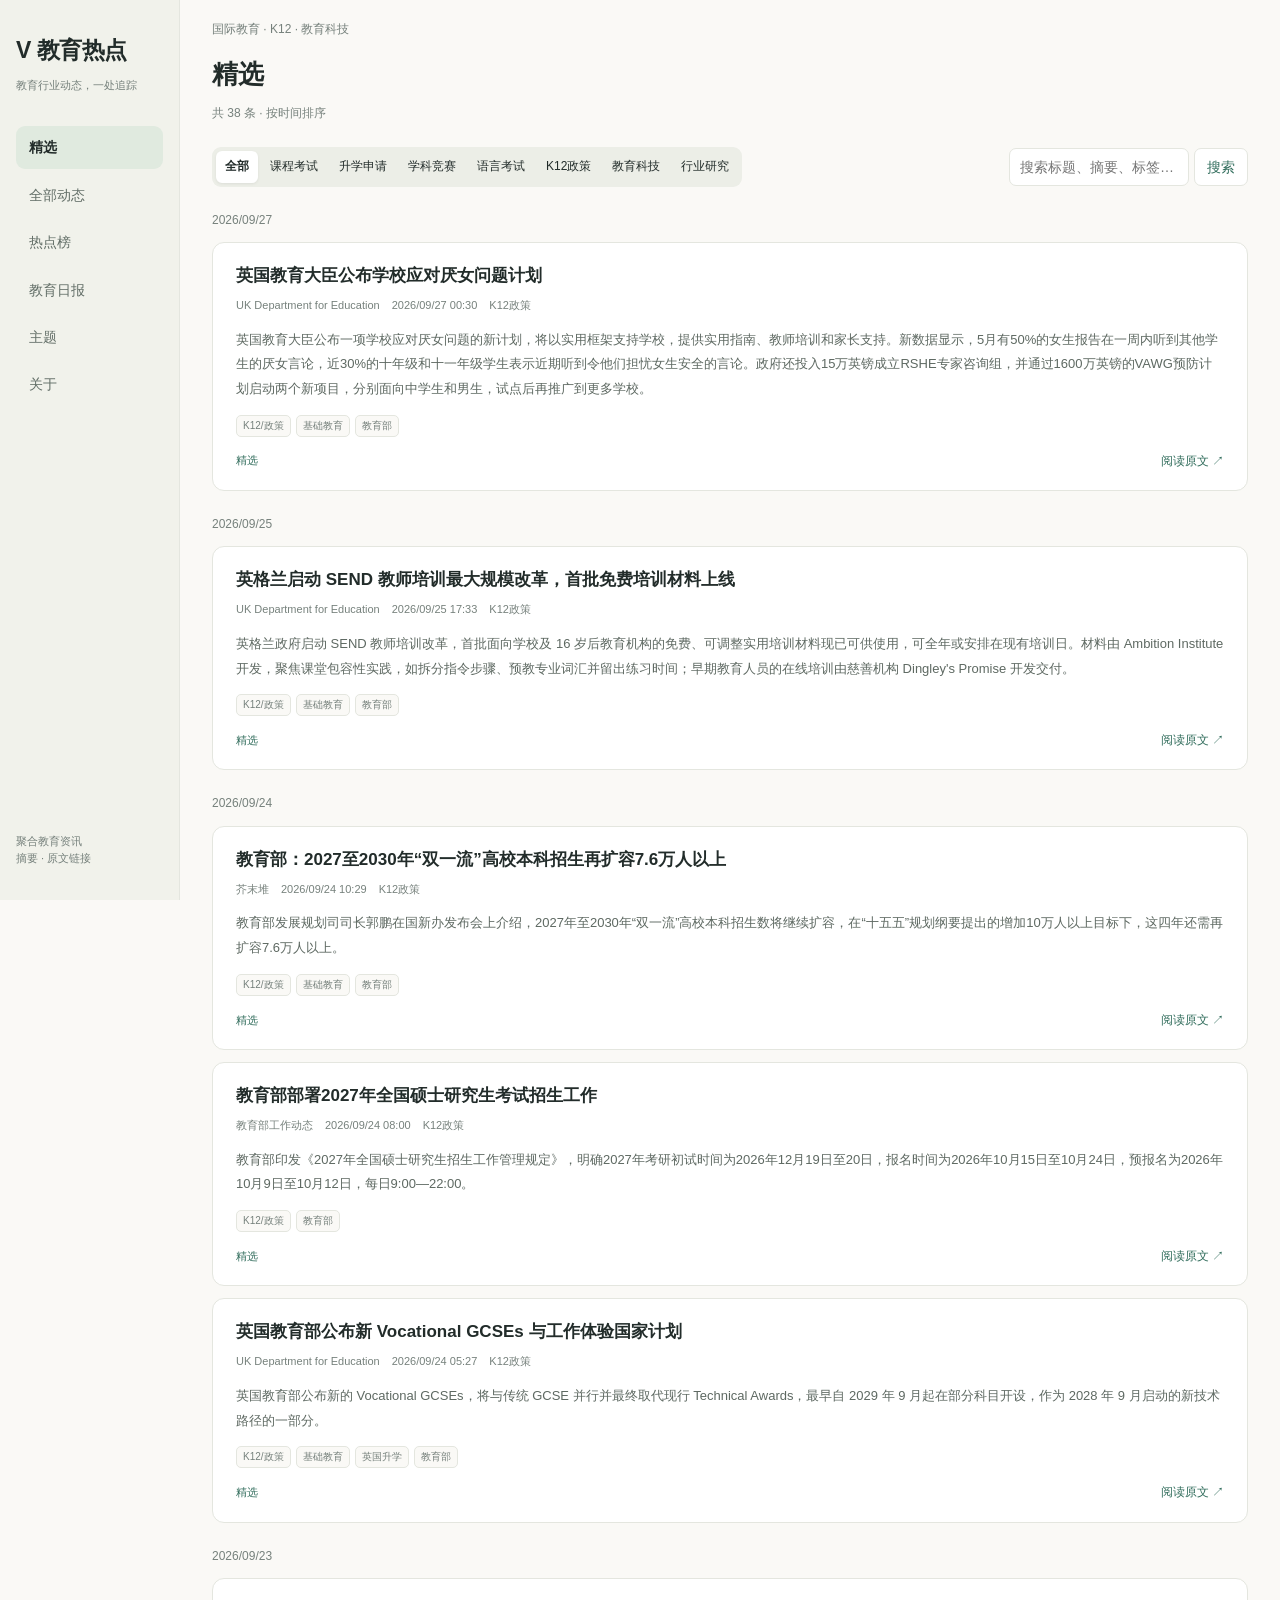
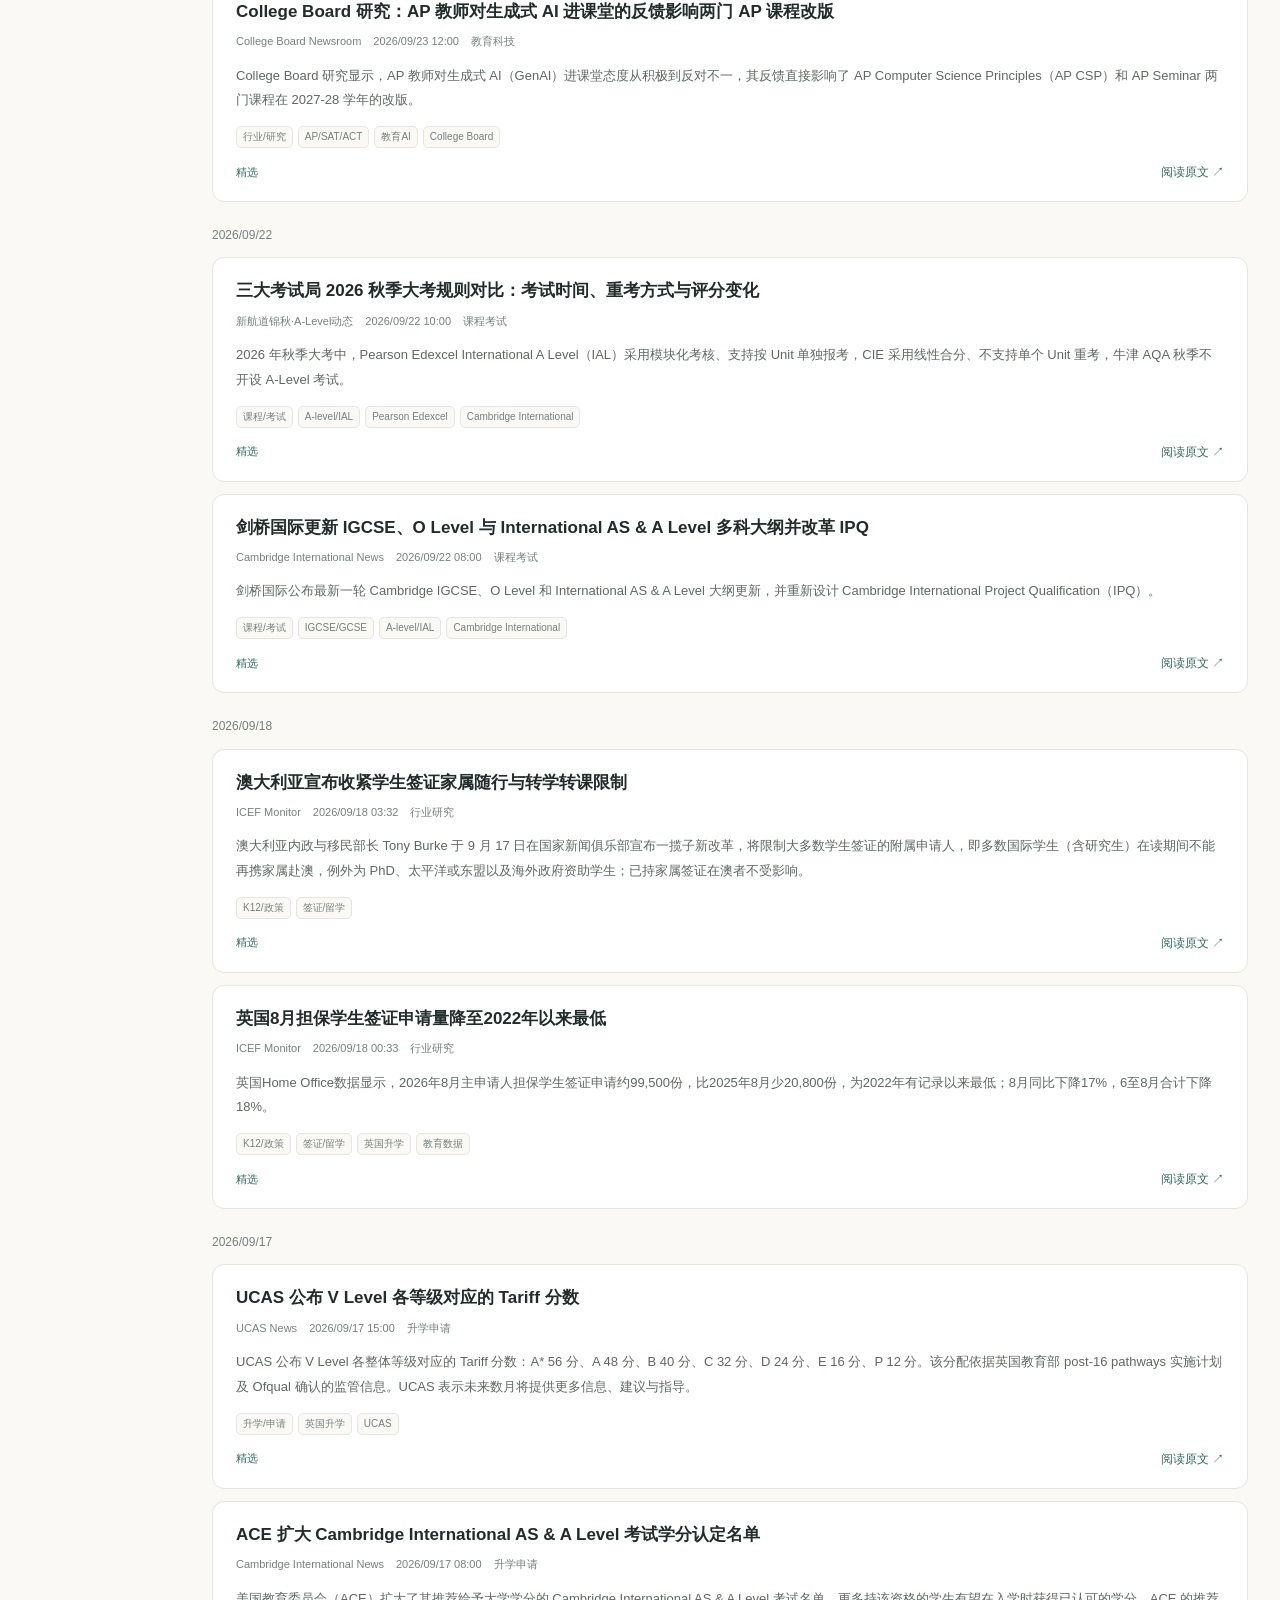
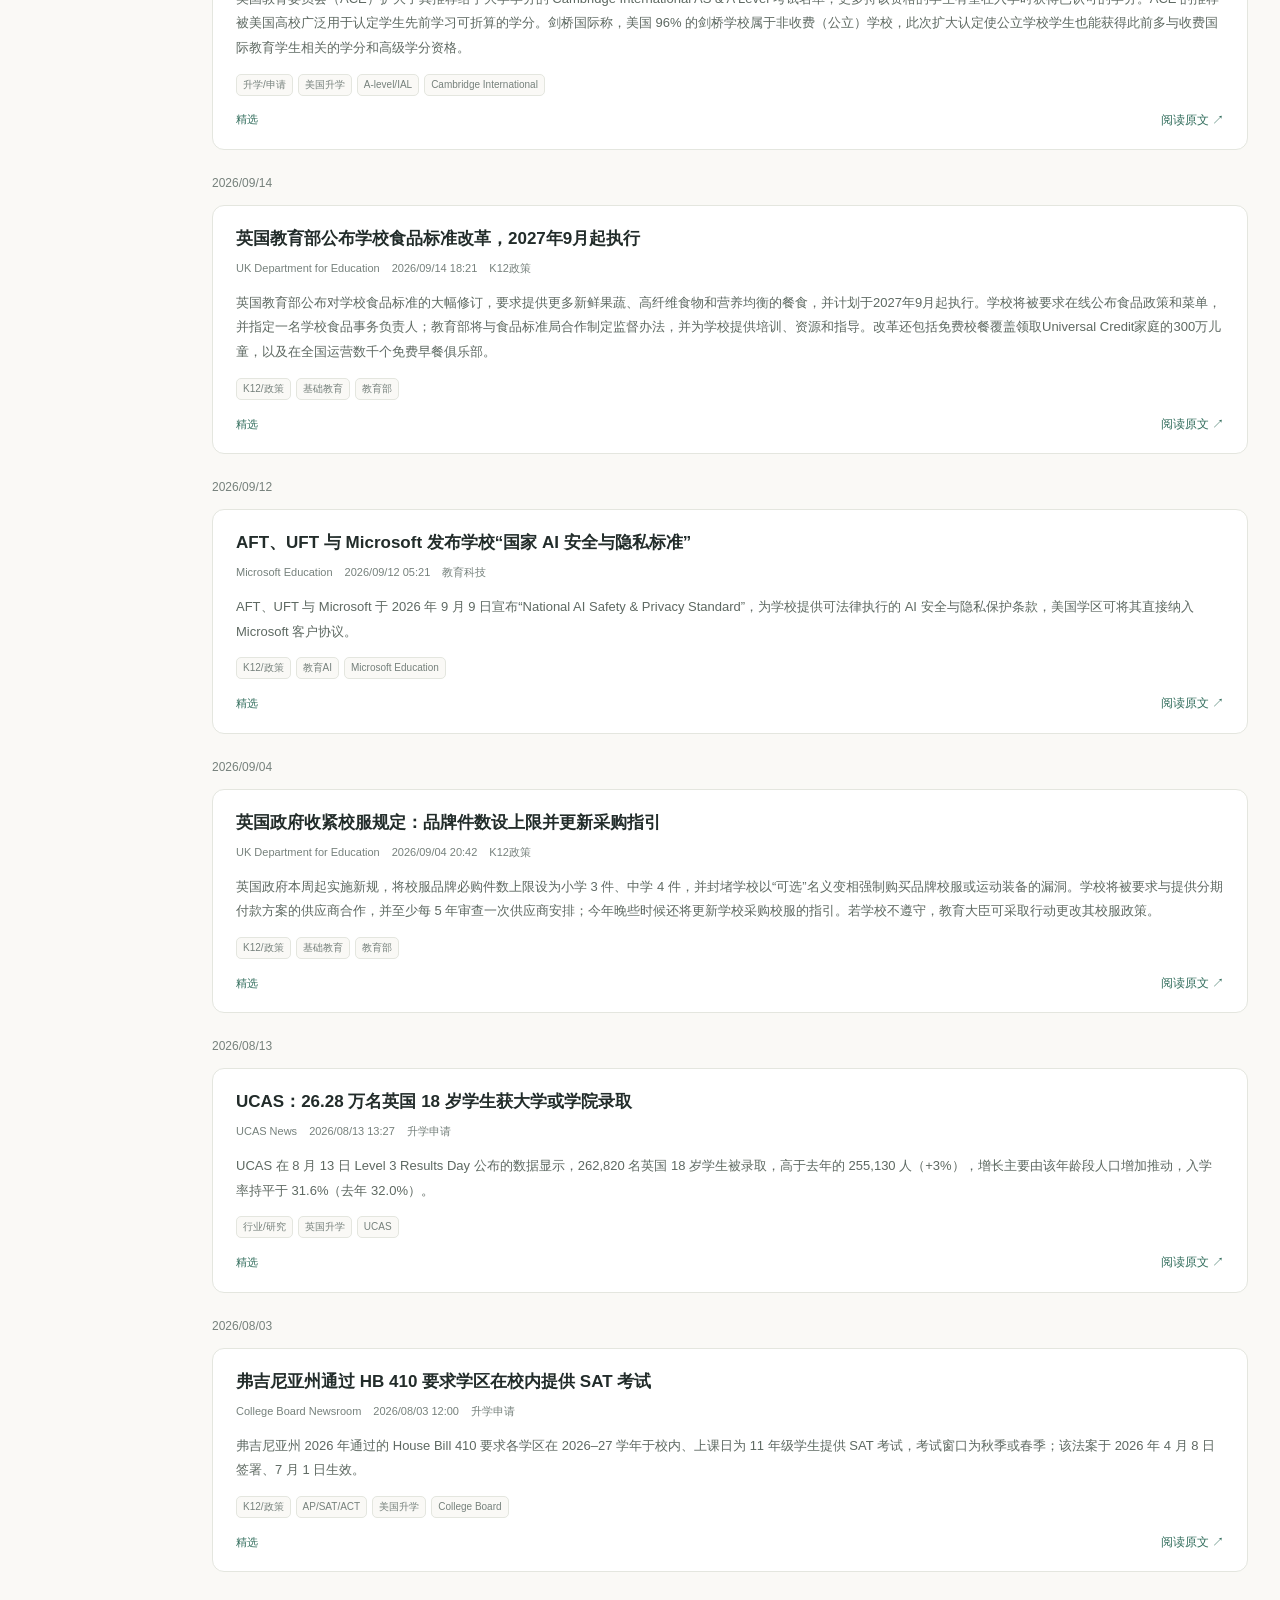
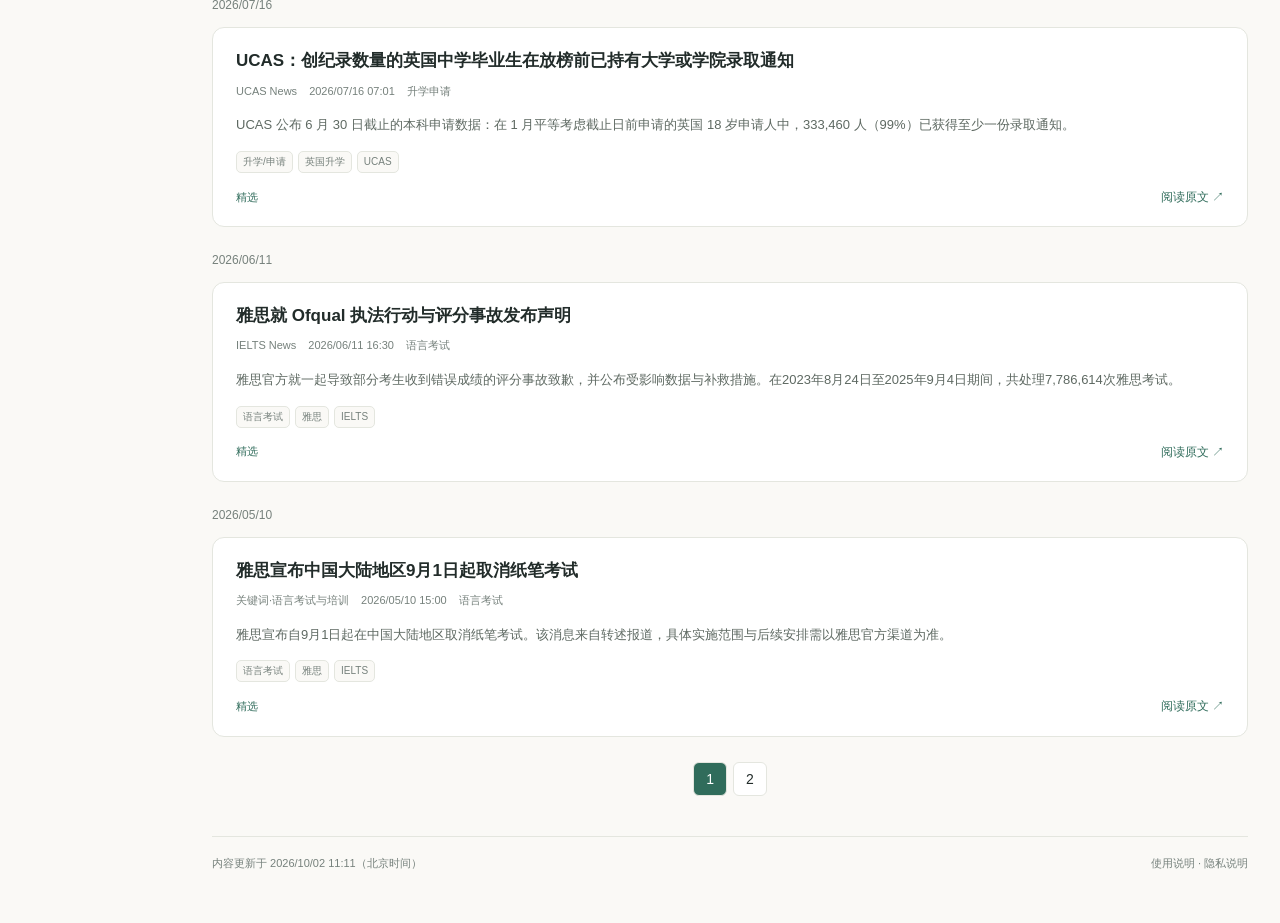
<file: index.html>
<!doctype html>
<html lang="zh-CN">
<head>
  <meta charset="utf-8"><meta name="viewport" content="width=device-width, initial-scale=1">
  <meta name="description" content="国际教育、K12、教育软件与硬件动态。">
  <meta name="robots" content="noindex"><title>V 教育热点</title>
  <link rel="icon" href="./favicon.ico"><link rel="stylesheet" href="./reader.css">
  <script type="module" src="./reader.js?v=20261002-published"></script>
</head>
<body>
  <aside class="sidebar"><a class="brand" href="#/">V 教育热点</a><p class="tagline">教育行业动态，一处追踪</p>
    <nav aria-label="主导航">
      <a href="#/" data-nav="/">精选</a><a href="#/all" data-nav="/all">全部动态</a>
      <a href="#/hot" data-nav="/hot">热点榜</a><a href="#/daily" data-nav="/daily">教育日报</a>
      <a href="#/topics" data-nav="/topics">主题</a><a href="#/about" data-nav="/about">关于</a>
    </nav>
    <div class="side-foot">聚合教育资讯<br>摘要 · 原文链接</div>
  </aside>
  <main>
    <div class="topbar"><span>国际教育 · K12 · 教育科技</span></div>
    <div id="app" aria-live="polite"><h1>正在加载教育动态…</h1><p>首次打开需要下载当前内容快照。</p></div>
    <footer><span id="updated"></span><div><a href="#/terms">使用说明</a> · <a href="#/privacy">隐私说明</a></div></footer>
  </main>
  <noscript>本站需要 JavaScript 展示教育内容，请在浏览器中启用 JavaScript。</noscript>
</body></html>
</file>
<file: reader.css>
:root{--bg:#faf9f6;--surface:#fff;--ink:#222c2a;--muted:#76817c;--line:#e4e6df;--accent:#306c5b;--soft:#edf3ed;--warm:#a87323}*{box-sizing:border-box}body{margin:0;color:var(--ink);background:var(--bg);font:14px/1.6 -apple-system,BlinkMacSystemFont,"Segoe UI","PingFang SC","Microsoft YaHei",sans-serif}a{color:inherit;text-decoration:none}a:hover{color:var(--accent)}button,input,select{font:inherit}button,a,input{touch-action:manipulation}button{cursor:pointer}button:focus-visible,a:focus-visible,input:focus-visible{outline:2px solid var(--accent);outline-offset:3px}.sidebar{width:180px;position:fixed;inset:0 auto 0 0;padding:32px 16px;background:#f1f2eb;border-right:1px solid var(--line);display:flex;flex-direction:column}.brand{font-size:23px;font-weight:750;letter-spacing:-.5px;white-space:nowrap}.tagline{font-size:11px;color:var(--muted);margin:8px 0 32px}.sidebar nav{display:grid;gap:5px}.sidebar nav a{padding:10px 13px;border-radius:9px;color:#626e67}.sidebar nav a[aria-current]{background:#e0eadf;color:var(--ink);font-weight:650}.side-foot{margin-top:auto;font-size:11px;color:var(--muted)}main{margin-left:180px;padding:20px 32px 50px;max-width:1250px}.topbar{display:flex;justify-content:space-between;align-items:center;gap:16px;padding-bottom:18px;color:var(--muted);font-size:12px}h1{font-size:26px;line-height:1.35;margin:0 0 12px;font-weight:700}h2{font-size:20px;margin:28px 0 12px}h3{font-size:17px;margin:0 0 8px}.subline{color:var(--muted);font-size:12px;margin-bottom:22px}.toolbar{display:flex;align-items:center;flex-wrap:wrap;gap:12px;margin:24px 0}.filters{display:flex;gap:3px;flex-wrap:wrap;background:#eceee7;padding:4px;border-radius:9px}.filters a{font-size:12px;padding:6px 9px;border-radius:6px;white-space:nowrap}.filters a[aria-current]{background:var(--surface);box-shadow:0 1px 3px #0001;font-weight:600}.search{display:flex;gap:5px;margin-left:auto}.search input{width:180px;border:1px solid var(--line);border-radius:7px;padding:7px 10px;background:white;color:var(--ink)}.search button,.button{border:1px solid var(--line);border-radius:7px;padding:7px 12px;background:var(--surface);color:var(--accent)}.card{background:var(--surface);border:1px solid var(--line);border-radius:12px;padding:19px 23px;margin-bottom:12px}.card .title{font-size:17px;font-weight:650;line-height:1.6;overflow-wrap:anywhere}.meta{font-size:11px;color:var(--muted);display:flex;gap:12px;flex-wrap:wrap;margin:8px 0}.summary{color:#5e6962;font-size:13px;line-height:1.9;white-space:pre-line;overflow-wrap:anywhere}.tags{display:flex;flex-wrap:wrap;gap:5px;margin-top:12px}.tag{border:1px solid var(--line);border-radius:5px;color:var(--muted);font-size:10px;padding:2px 6px;background:var(--bg)}.card-foot{display:flex;justify-content:space-between;align-items:center;gap:12px;margin-top:15px}.source-link{color:var(--accent);font-size:12px}.selected{color:var(--accent);font-size:11px}.day-title{color:var(--muted);font-size:12px;margin:24px 0 12px}.empty{padding:45px 24px;text-align:center;background:var(--surface);border:1px solid var(--line);border-radius:12px}.empty p{color:var(--muted);font-size:13px}.empty .button{display:inline-block;margin-top:10px}.pagination{display:flex;gap:6px;justify-content:center;margin:25px 0}.pagination a{padding:5px 12px;border:1px solid var(--line);border-radius:6px;background:var(--surface)}.pagination a[aria-current]{background:var(--accent);color:white}.hot-card{display:grid;grid-template-columns:42px 1fr 70px;gap:8px}.rank{font-size:25px;color:var(--accent);font-weight:700}.heat{font-size:20px;text-align:right;color:var(--warm);font-weight:650}.heat small{display:block;font-size:10px;font-weight:400}.badge{font-size:10px;color:var(--warm);border-radius:5px;background:#fff3df;padding:2px 6px}.back{display:inline-block;color:var(--muted);font-size:12px;margin-bottom:22px}.detail h1{max-width:800px;line-height:1.65}.detail .summary{font-size:15px}.original-title{font-size:12px;color:var(--muted);overflow-wrap:anywhere}.report-head{border-bottom:2px solid var(--ink);padding-bottom:22px;margin-bottom:24px}.report-name{font-size:36px;letter-spacing:5px;font-weight:750;margin:10px 0}.lead{font-size:15px;line-height:1.95;color:#4a5c51}.topic-grid{display:grid;grid-template-columns:repeat(3,1fr);gap:12px}.topic-grid a{background:white;border:1px solid var(--line);border-radius:9px;padding:18px}.topic-grid small{display:block;color:var(--muted);font-size:11px;margin-top:5px}.prose{max-width:750px;line-height:2}.prose p{color:#5c6860}.prose a{color:var(--accent);text-decoration:underline}.stats{display:flex;gap:20px;flex-wrap:wrap;margin:25px 0}.stats div{background:white;border:1px solid var(--line);border-radius:10px;padding:15px 25px}.stats strong{font-size:25px;display:block}.stats span{font-size:11px;color:var(--muted)}footer{margin-top:40px;padding-top:18px;border-top:1px solid var(--line);font-size:11px;color:var(--muted);display:flex;justify-content:space-between;gap:15px}footer a:hover{text-decoration:underline}@media(min-width:1500px){main{margin-right:auto;margin-left:max(180px,calc((100vw - 1250px)/2))}}@media(max-width:900px){.sidebar{position:static;width:auto;border-right:0;border-bottom:1px solid var(--line);padding:15px 18px}.tagline,.side-foot{display:none}.brand{font-size:21px}.sidebar nav{display:flex;overflow:auto;gap:5px;margin-top:10px}.sidebar nav a{white-space:nowrap;padding:6px 10px;font-size:12px}main{margin:0;padding:18px 16px 40px}.topbar{font-size:10px}.card{padding:16px}.card .title{font-size:16px}.search{margin-left:0;width:100%}.search input{flex:1;width:0}.topic-grid{grid-template-columns:repeat(2,1fr)}.report-name{font-size:30px}.hot-card{grid-template-columns:28px 1fr 48px}.rank{font-size:21px}h1{font-size:23px}footer{display:block}footer div{margin-top:8px}}
</file>
